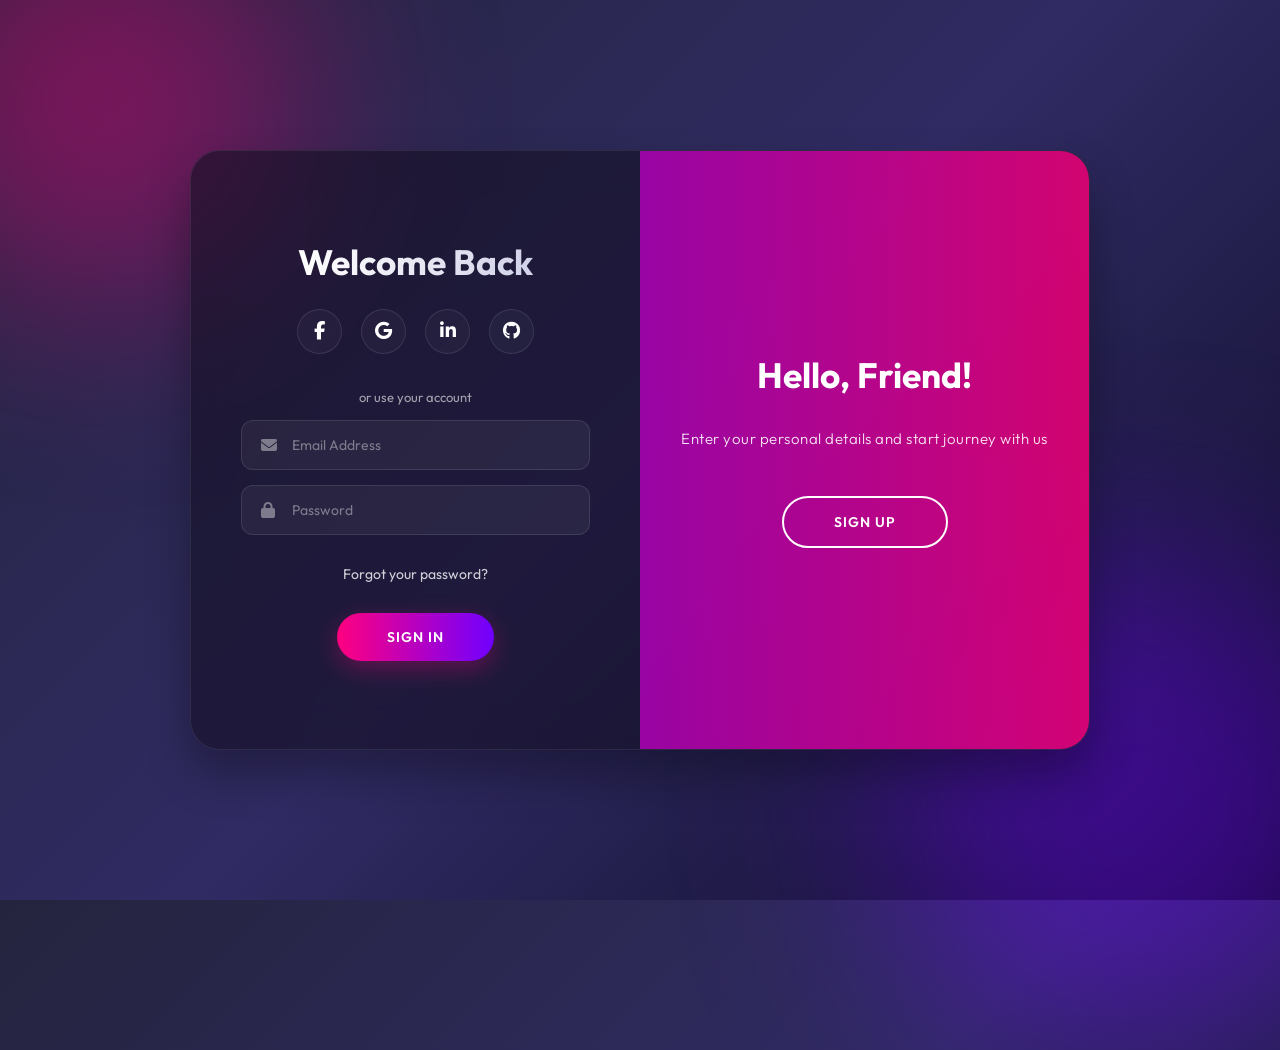
<file: Development/Projects/login-signup/index.html>
<!DOCTYPE html>
<html lang="en">
<head>
    <meta charset="UTF-8">
    <meta name="viewport" content="width=device-width, initial-scale=1.0">
    <title>Modern Auth Experience</title>
    <meta name="description" content="A beautiful and responsive login and signup form with glassmorphism design.">
    <link href="https://fonts.googleapis.com/css2?family=Outfit:wght@300;400;500;600;700&display=swap" rel="stylesheet">
    <link rel="stylesheet" href="https://cdnjs.cloudflare.com/ajax/libs/font-awesome/6.4.0/css/all.min.css">
    <link rel="stylesheet" href="style.css">
</head>
<body>
    <div class="shape shape-1"></div>
    <div class="shape shape-2"></div>
    
    <div class="container" id="container">
        <!-- Sign Up Container -->
        <div class="form-container sign-up-container">
            <form action="#">
                <h1>Create Account</h1>
                <div class="social-container">
                    <a href="#" class="social"><i class="fab fa-facebook-f"></i></a>
                    <a href="#" class="social"><i class="fab fa-google"></i></a>
                    <a href="#" class="social"><i class="fab fa-linkedin-in"></i></a>
                    <a href="#" class="social"><i class="fab fa-github"></i></a>
                </div>
                <span>or use your email for registration</span>
                <div class="input-group">
                    <i class="fas fa-user"></i>
                    <input type="text" placeholder="Full Name" required />
                </div>
                <div class="input-group">
                    <i class="fas fa-envelope"></i>
                    <input type="email" placeholder="Email Address" required />
                </div>
                <div class="input-group">
                    <i class="fas fa-lock"></i>
                    <input type="password" placeholder="Password" required />
                </div>
                <button class="primary-btn">Sign Up</button>
                <div class="mobile-toggle">
                    <p>Already have an account? <a href="#" id="signInMobile">Sign In</a></p>
                </div>
            </form>
        </div>
        
        <!-- Sign In Container -->
        <div class="form-container sign-in-container">
            <form action="#">
                <h1>Welcome Back</h1>
                <div class="social-container">
                    <a href="#" class="social"><i class="fab fa-facebook-f"></i></a>
                    <a href="#" class="social"><i class="fab fa-google"></i></a>
                    <a href="#" class="social"><i class="fab fa-linkedin-in"></i></a>
                    <a href="#" class="social"><i class="fab fa-github"></i></a>
                </div>
                <span>or use your account</span>
                <div class="input-group">
                    <i class="fas fa-envelope"></i>
                    <input type="email" placeholder="Email Address" required />
                </div>
                <div class="input-group">
                    <i class="fas fa-lock"></i>
                    <input type="password" placeholder="Password" required />
                </div>
                <a href="#" class="forgot-password">Forgot your password?</a>
                <button class="primary-btn">Sign In</button>
                <div class="mobile-toggle">
                    <p>Don't have an account? <a href="#" id="signUpMobile">Sign Up</a></p>
                </div>
            </form>
        </div>
        
        <!-- Overlay Container -->
        <div class="overlay-container">
            <div class="overlay">
                <div class="overlay-panel overlay-left">
                    <h2>Welcome Back!</h2>
                    <p>To keep connected with us please login with your personal info</p>
                    <button class="ghost-btn" id="signIn">Sign In</button>
                </div>
                <div class="overlay-panel overlay-right">
                    <h2>Hello, Friend!</h2>
                    <p>Enter your personal details and start journey with us</p>
                    <button class="ghost-btn" id="signUp">Sign Up</button>
                </div>
            </div>
        </div>
    </div>
    
    <script src="script.js"></script>
</body>
</html>
</file>
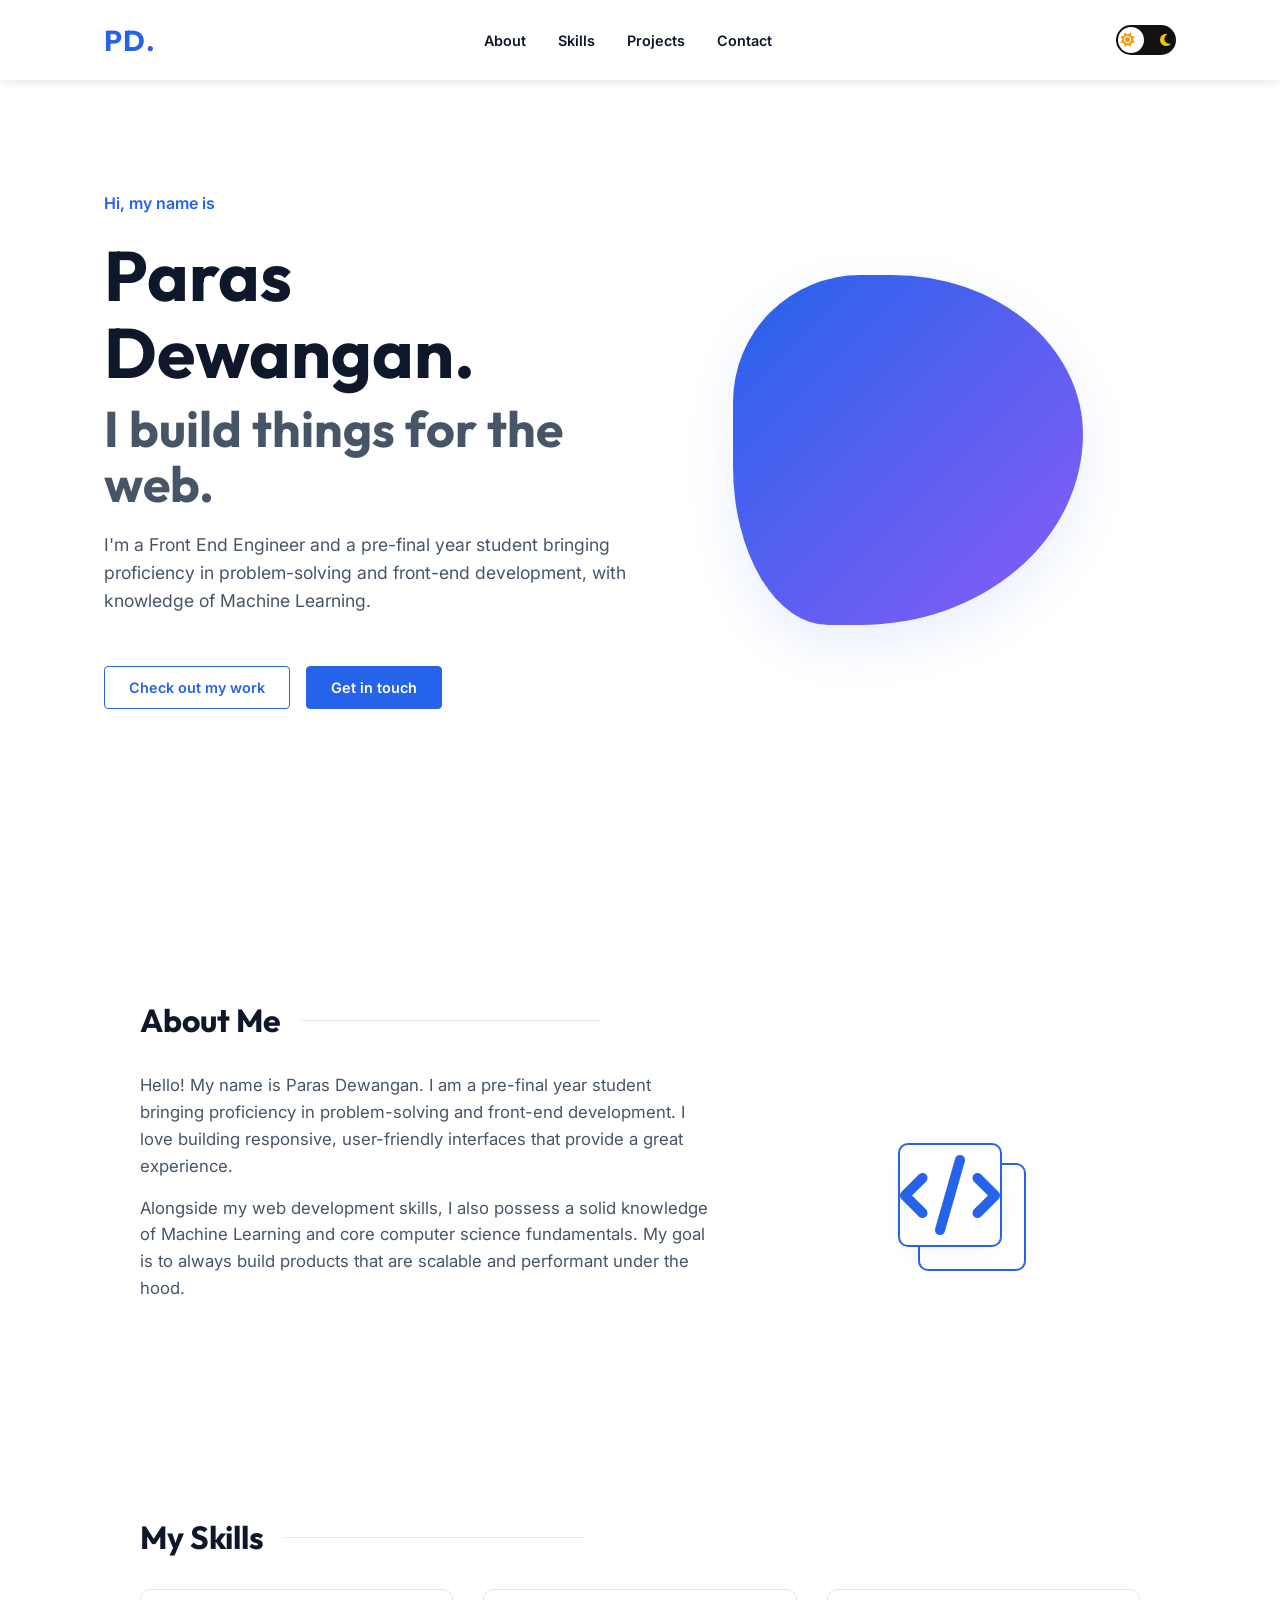
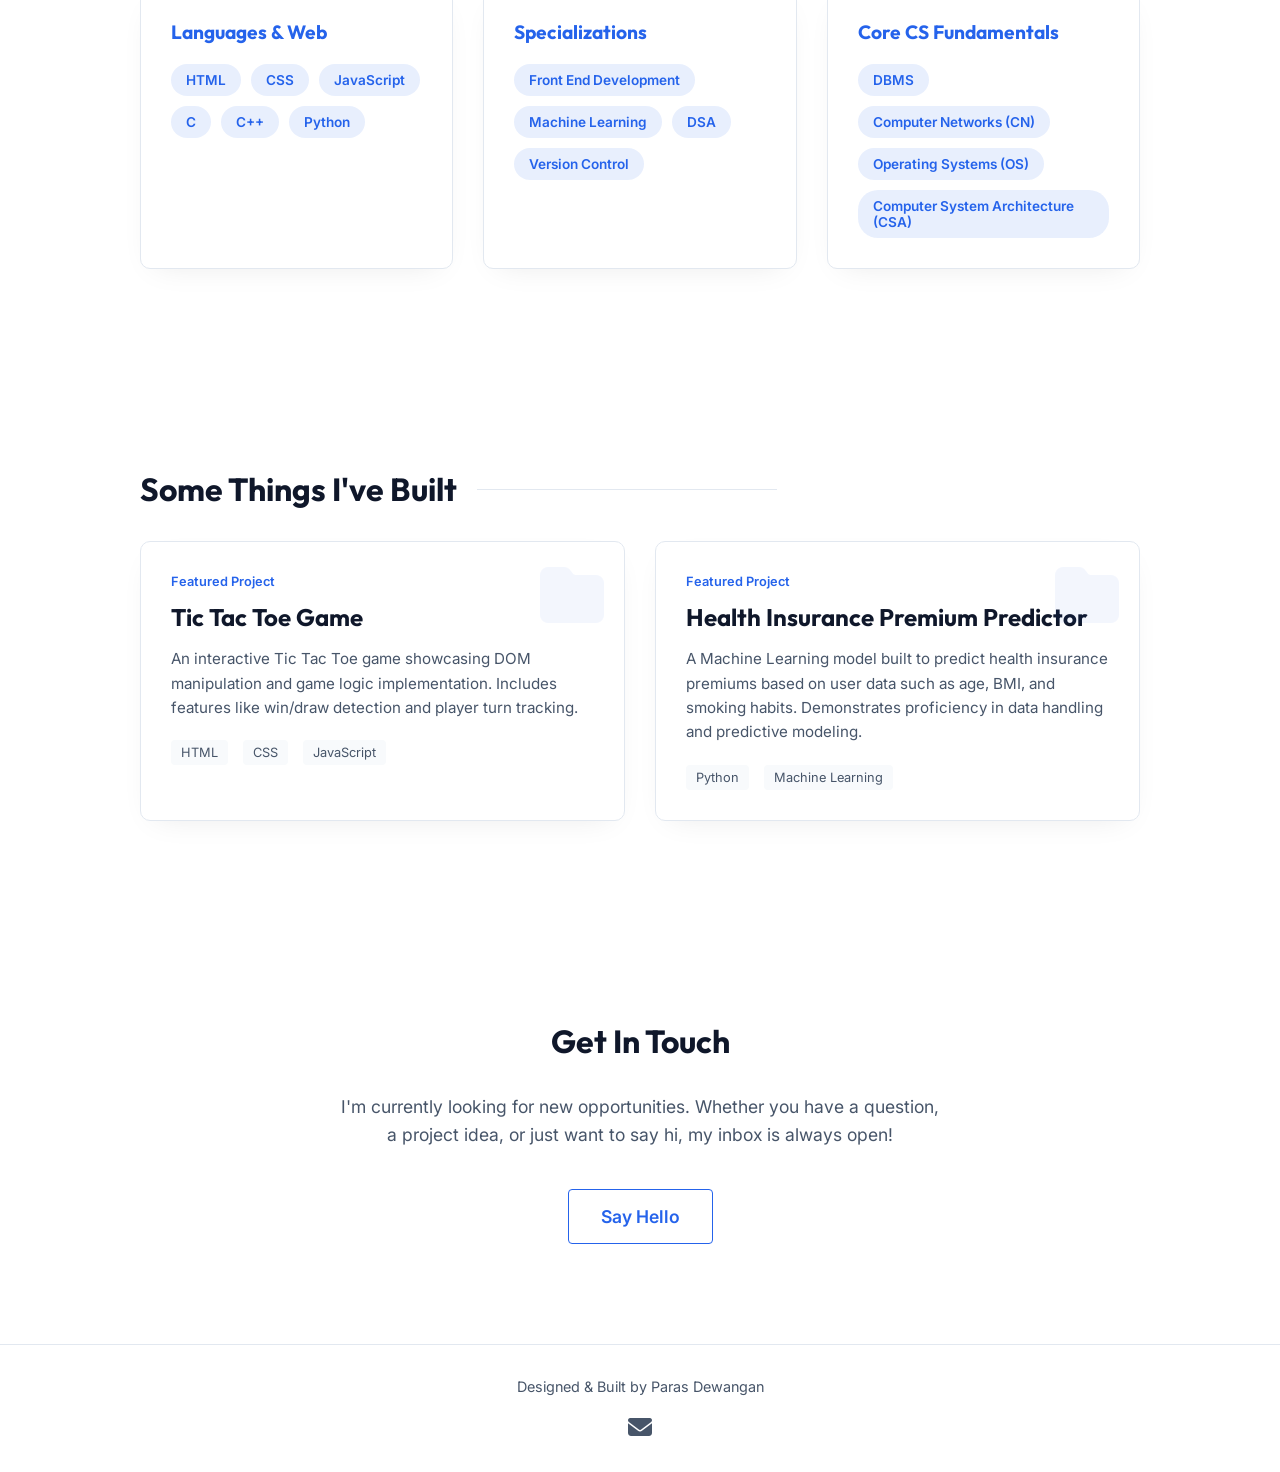
<file: Development/Projects/portfolio/index.html>
<!DOCTYPE html>
<html lang="en">
<head>
    <meta charset="UTF-8">
    <meta name="viewport" content="width=device-width, initial-scale=1.0">
    <meta name="description" content="Paras Dewangan - Front End Engineer Portfolio">
    <title>Paras Dewangan | Front End Engineer</title>
    <link rel="stylesheet" href="style.css">
    <link href="https://fonts.googleapis.com/css2?family=Inter:wght@300;400;600;700&family=Outfit:wght@400;700&display=swap" rel="stylesheet">
    <!-- Using FontAwesome for icons -->
    <link rel="stylesheet" href="https://cdnjs.cloudflare.com/ajax/libs/font-awesome/6.4.0/css/all.min.css">
</head>
<body>
    <!-- CSS-only theme toggle using a hidden checkbox -->
    <input type="checkbox" id="theme-toggle" class="theme-checkbox" hidden>
    
    <div class="page-wrapper">
        <!-- Navigation -->
        <nav class="navbar">
            <div class="nav-content">
                <div class="logo">PD.</div>
                
                <!-- CSS-only mobile menu toggle -->
                <input type="checkbox" id="menu-toggle" hidden>
                <label for="menu-toggle" class="menu-icon"><i class="fas fa-bars"></i></label>
                
                <ul class="nav-links">
                    <li><a href="#about">About</a></li>
                    <li><a href="#skills">Skills</a></li>
                    <li><a href="#projects">Projects</a></li>
                    <li><a href="#contact">Contact</a></li>
                </ul>
                <label for="theme-toggle" class="theme-label" title="Toggle Light/Dark Mode">
                    <i class="fas fa-sun"></i>
                    <i class="fas fa-moon"></i>
                    <span class="slider"></span>
                </label>
            </div>
        </nav>

        <!-- Hero Section -->
        <header class="hero" id="home">
            <div class="hero-content">
                <p class="greeting">Hi, my name is</p>
                <h1 class="name">Paras Dewangan.</h1>
                <h2 class="title">I build things for the web.</h2>
                <p class="description">
                    I'm a Front End Engineer and a pre-final year student bringing proficiency in problem-solving and front-end development, with knowledge of Machine Learning.
                </p>
                <div class="cta-buttons">
                    <a href="#projects" class="btn primary-btn">Check out my work</a>
                    <a href="#contact" class="btn secondary-btn">Get in touch</a>
                </div>
            </div>
            <div class="hero-graphics">
                <div class="blob"></div>
            </div>
        </header>

        <!-- About Section -->
        <section class="about section" id="about">
            <h2 class="section-title">About Me</h2>
            <div class="about-content">
                <div class="about-text">
                    <p>
                        Hello! My name is Paras Dewangan. I am a pre-final year student bringing proficiency in problem-solving and front-end development. I love building responsive, user-friendly interfaces that provide a great experience.
                    </p>
                    <p>
                        Alongside my web development skills, I also possess a solid knowledge of Machine Learning and core computer science fundamentals. My goal is to always build products that are scalable and performant under the hood.
                    </p>
                </div>
                <div class="about-image">
                    <div class="image-placeholder">
                        <i class="fas fa-code"></i>
                    </div>
                </div>
            </div>
        </section>

        <!-- Skills Section -->
        <section class="skills section" id="skills">
            <h2 class="section-title">My Skills</h2>
            <div class="skills-container">
                <div class="skill-category">
                    <h3>Languages & Web</h3>
                    <div class="skill-tags">
                        <span>HTML</span>
                        <span>CSS</span>
                        <span>JavaScript</span>
                        <span>C</span>
                        <span>C++</span>
                        <span>Python</span>
                    </div>
                </div>
                <div class="skill-category">
                    <h3>Specializations</h3>
                    <div class="skill-tags">
                        <span>Front End Development</span>
                        <span>Machine Learning</span>
                        <span>DSA</span>
                        <span>Version Control</span>
                    </div>
                </div>
                <div class="skill-category">
                    <h3>Core CS Fundamentals</h3>
                    <div class="skill-tags">
                        <span>DBMS</span>
                        <span>Computer Networks (CN)</span>
                        <span>Operating Systems (OS)</span>
                        <span>Computer System Architecture (CSA)</span>
                    </div>
                </div>
            </div>
        </section>

        <!-- Projects Section -->
        <section class="projects section" id="projects">
            <h2 class="section-title">Some Things I've Built</h2>
            <div class="projects-grid">
                <!-- Project 1 -->
                <div class="project-card">
                    <div class="project-content">
                        <p class="project-overline">Featured Project</p>
                        <h3 class="project-title">Tic Tac Toe Game</h3>
                        <div class="project-description">
                            <p>An interactive Tic Tac Toe game showcasing DOM manipulation and game logic implementation. Includes features like win/draw detection and player turn tracking.</p>
                        </div>
                        <ul class="project-tech-list">
                            <li>HTML</li>
                            <li>CSS</li>
                            <li>JavaScript</li>
                        </ul>
                    </div>
                </div>
                <!-- Project 2 -->
                <div class="project-card">
                    <div class="project-content">
                        <p class="project-overline">Featured Project</p>
                        <h3 class="project-title">Health Insurance Premium Predictor</h3>
                        <div class="project-description">
                            <p>A Machine Learning model built to predict health insurance premiums based on user data such as age, BMI, and smoking habits. Demonstrates proficiency in data handling and predictive modeling.</p>
                        </div>
                        <ul class="project-tech-list">
                            <li>Python</li>
                            <li>Machine Learning</li>
                        </ul>
                    </div>
                </div>
            </div>
        </section>

        <!-- Contact Section -->
        <section class="contact section" id="contact">
            <h2 class="section-title">Get In Touch</h2>
            <p class="contact-text">
                I'm currently looking for new opportunities. Whether you have a question, a project idea, or just want to say hi, my inbox is always open!
            </p>
            <a href="mailto:parasdewangan101@gmail.com" class="btn primary-btn contact-btn">Say Hello</a>
        </section>

        <!-- Footer -->
        <footer>
            <p>Designed & Built by Paras Dewangan</p>
            <div class="social-links">
                <a href="mailto:parasdewangan101@gmail.com" aria-label="Email"><i class="fas fa-envelope"></i></a>
            </div>
        </footer>
    </div>
</body>
</html>
</file>
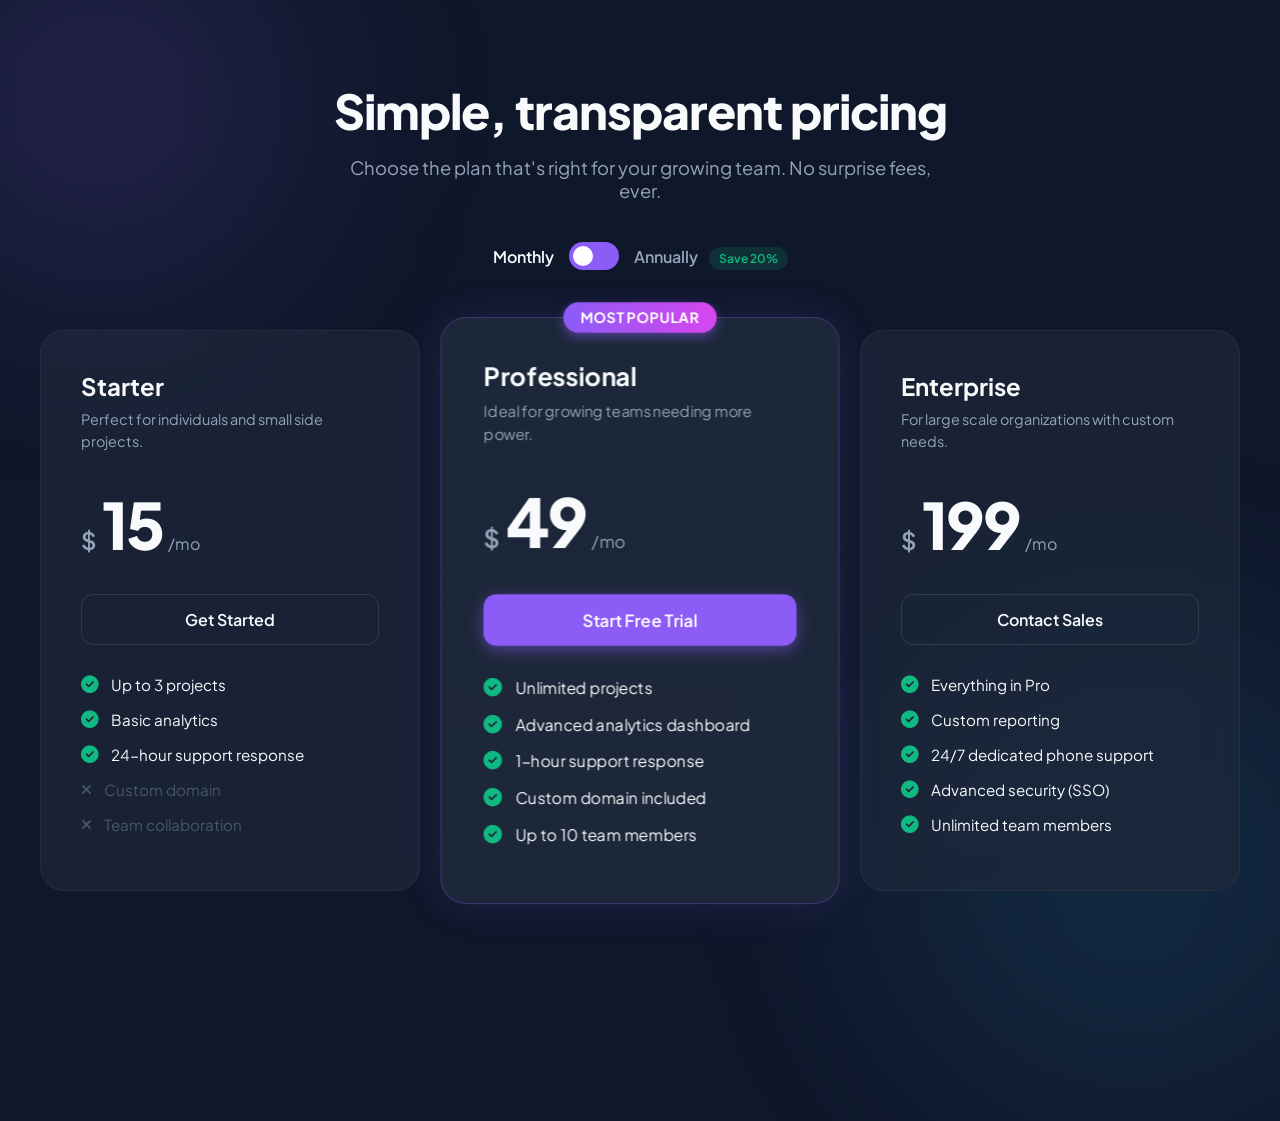
<file: Development/Projects/pricing-section-example/index.html>
<!DOCTYPE html>
<html lang="en">
<head>
    <meta charset="UTF-8">
    <meta name="viewport" content="width=device-width, initial-scale=1.0">
    <title>Modern Pricing Section</title>
    <link href="https://fonts.googleapis.com/css2?family=Plus+Jakarta+Sans:wght@400;500;600;700;800&display=swap" rel="stylesheet">
    <link rel="stylesheet" href="https://cdnjs.cloudflare.com/ajax/libs/font-awesome/6.4.0/css/all.min.css">
    <link rel="stylesheet" href="style.css">
</head>
<body>

    <section class="pricing-section">
        <div class="background-glow glow-1"></div>
        <div class="background-glow glow-2"></div>
        
        <div class="container">
            <div class="pricing-header">
                <h2>Simple, transparent pricing</h2>
                <p>Choose the plan that's right for your growing team. No surprise fees, ever.</p>
                
                <div class="billing-toggle">
                    <span class="active">Monthly</span>
                    <label class="switch">
                        <input type="checkbox" id="billingToggle">
                        <span class="slider round"></span>
                    </label>
                    <span>Annually <span class="discount-badge">Save 20%</span></span>
                </div>
            </div>

            <div class="pricing-cards">
                
                <!-- Basic Plan -->
                <div class="pricing-card">
                    <div class="card-header">
                        <h3>Starter</h3>
                        <p>Perfect for individuals and small side projects.</p>
                    </div>
                    <div class="card-price">
                        <span class="currency">$</span>
                        <span class="amount" data-monthly="15" data-annual="12">15</span>
                        <span class="period">/mo</span>
                    </div>
                    <button class="btn btn-outline">Get Started</button>
                    <div class="features">
                        <ul>
                            <li><i class="fas fa-check-circle"></i> Up to 3 projects</li>
                            <li><i class="fas fa-check-circle"></i> Basic analytics</li>
                            <li><i class="fas fa-check-circle"></i> 24-hour support response</li>
                            <li class="disabled"><i class="fas fa-times"></i> Custom domain</li>
                            <li class="disabled"><i class="fas fa-times"></i> Team collaboration</li>
                        </ul>
                    </div>
                </div>

                <!-- Pro Plan (Highlighted) -->
                <div class="pricing-card popular">
                    <div class="popular-badge">Most Popular</div>
                    <div class="card-header">
                        <h3>Professional</h3>
                        <p>Ideal for growing teams needing more power.</p>
                    </div>
                    <div class="card-price">
                        <span class="currency">$</span>
                        <span class="amount" data-monthly="49" data-annual="39">49</span>
                        <span class="period">/mo</span>
                    </div>
                    <button class="btn btn-primary">Start Free Trial</button>
                    <div class="features">
                        <ul>
                            <li><i class="fas fa-check-circle"></i> Unlimited projects</li>
                            <li><i class="fas fa-check-circle"></i> Advanced analytics dashboard</li>
                            <li><i class="fas fa-check-circle"></i> 1-hour support response</li>
                            <li><i class="fas fa-check-circle"></i> Custom domain included</li>
                            <li><i class="fas fa-check-circle"></i> Up to 10 team members</li>
                        </ul>
                    </div>
                </div>

                <!-- Enterprise Plan -->
                <div class="pricing-card">
                    <div class="card-header">
                        <h3>Enterprise</h3>
                        <p>For large scale organizations with custom needs.</p>
                    </div>
                    <div class="card-price">
                        <span class="currency">$</span>
                        <span class="amount" data-monthly="199" data-annual="159">199</span>
                        <span class="period">/mo</span>
                    </div>
                    <button class="btn btn-outline">Contact Sales</button>
                    <div class="features">
                        <ul>
                            <li><i class="fas fa-check-circle"></i> Everything in Pro</li>
                            <li><i class="fas fa-check-circle"></i> Custom reporting</li>
                            <li><i class="fas fa-check-circle"></i> 24/7 dedicated phone support</li>
                            <li><i class="fas fa-check-circle"></i> Advanced security (SSO)</li>
                            <li><i class="fas fa-check-circle"></i> Unlimited team members</li>
                        </ul>
                    </div>
                </div>

            </div>
        </div>
    </section>

    <script>
        // Simple script to handle monthly/annual toggle
        const toggle = document.getElementById('billingToggle');
        const amounts = document.querySelectorAll('.amount');
        const labels = document.querySelectorAll('.billing-toggle > span:not(.discount-badge)');

        toggle.addEventListener('change', (e) => {
            const isAnnual = e.target.checked;
            
            // Update toggle active states
            labels[0].classList.toggle('active', !isAnnual);
            labels[1].classList.toggle('active', isAnnual);

            // Update prices with slight animation
            amounts.forEach(amount => {
                amount.style.opacity = '0';
                setTimeout(() => {
                    if (isAnnual) {
                        amount.innerText = amount.getAttribute('data-annual');
                    } else {
                        amount.innerText = amount.getAttribute('data-monthly');
                    }
                    amount.style.opacity = '1';
                }, 200);
            });
        });
    </script>
</body>
</html>
</file>
<file: Development/Projects/login-signup/style.css>
* {
    box-sizing: border-box;
    margin: 0;
    padding: 0;
}

body {
    font-family: 'Outfit', sans-serif;
    display: flex;
    justify-content: center;
    align-items: center;
    min-height: 100vh;
    overflow: hidden;
    background: #0f0c29;
    background: linear-gradient(135deg, #24243e, #302b63, #0f0c29);
    color: #fff;
    padding: 20px;
}

/* Floating Shapes in Background */
.shape {
    position: absolute;
    filter: blur(100px);
    z-index: -1;
    border-radius: 50%;
    animation: float 10s infinite ease-in-out alternate;
}

.shape-1 {
    width: 400px;
    height: 400px;
    background: rgba(255, 0, 127, 0.4);
    top: -100px;
    left: -100px;
}

.shape-2 {
    width: 500px;
    height: 500px;
    background: rgba(112, 0, 255, 0.4);
    bottom: -150px;
    right: -100px;
    animation-delay: -5s;
}

@keyframes float {
    0% { transform: translate(0, 0) scale(1); }
    100% { transform: translate(50px, 50px) scale(1.1); }
}

/* Typography */
h1 {
    font-weight: 700;
    margin-bottom: 5px;
    font-size: 2.2rem;
    background: linear-gradient(to right, #fff, #d1d1e9);
    -webkit-background-clip: text;
    -webkit-text-fill-color: transparent;
}

h2 {
    font-size: 2.2rem;
    font-weight: 700;
    margin-bottom: 15px;
}

p {
    font-size: 15px;
    font-weight: 300;
    line-height: 24px;
    letter-spacing: 0.5px;
    margin: 15px 0 30px;
    color: rgba(255, 255, 255, 0.9);
}

span {
    font-size: 13px;
    color: rgba(255, 255, 255, 0.6);
    margin: 15px 0;
}

a {
    color: rgba(255, 255, 255, 0.8);
    font-size: 14px;
    text-decoration: none;
    margin: 15px 0;
    transition: 0.3s;
}

a:hover {
    color: #ff007f;
}

/* Glassmorphism Container */
.container {
    background: rgba(20, 15, 35, 0.6);
    border-radius: 30px;
    box-shadow: 0 25px 45px rgba(0, 0, 0, 0.3);
    border: 1px solid rgba(255, 255, 255, 0.08);
    backdrop-filter: blur(20px);
    -webkit-backdrop-filter: blur(20px);
    position: relative;
    overflow: hidden;
    width: 900px;
    max-width: 100%;
    min-height: 600px;
}

.form-container {
    position: absolute;
    top: 0;
    height: 100%;
    transition: all 0.6s cubic-bezier(0.68, -0.55, 0.265, 1.55);
}

form {
    background: transparent;
    display: flex;
    flex-direction: column;
    padding: 0 50px;
    height: 100%;
    justify-content: center;
    align-items: center;
    text-align: center;
}

/* Social Buttons */
.social-container {
    margin: 20px 0;
}

.social-container a {
    border: 1px solid rgba(255, 255, 255, 0.1);
    border-radius: 50%;
    display: inline-flex;
    justify-content: center;
    align-items: center;
    margin: 0 8px;
    height: 45px;
    width: 45px;
    color: #fff;
    background: rgba(255, 255, 255, 0.03);
    font-size: 18px;
    transition: all 0.3s cubic-bezier(0.175, 0.885, 0.32, 1.275);
}

.social-container a:hover {
    background: #ff007f;
    border-color: #ff007f;
    transform: translateY(-5px) scale(1.1);
    box-shadow: 0 10px 20px rgba(255, 0, 127, 0.4);
    color: #fff;
}

/* Form Inputs */
.input-group {
    position: relative;
    width: 100%;
    margin-bottom: 15px;
}

.input-group i {
    position: absolute;
    top: 50%;
    left: 20px;
    transform: translateY(-50%);
    color: rgba(255, 255, 255, 0.4);
    transition: 0.3s;
}

input {
    background: rgba(255, 255, 255, 0.05);
    border: 1px solid rgba(255, 255, 255, 0.1);
    padding: 15px 15px 15px 50px;
    width: 100%;
    border-radius: 12px;
    outline: none;
    color: #fff;
    font-family: inherit;
    font-size: 14px;
    transition: all 0.3s ease;
}

input::placeholder {
    color: rgba(255, 255, 255, 0.4);
}

input:focus {
    background: rgba(255, 255, 255, 0.08);
    border-color: #ff007f;
    box-shadow: 0 0 15px rgba(255, 0, 127, 0.15);
}

input:focus + i, .input-group:focus-within i {
    color: #ff007f;
}

/* Buttons */
button {
    border-radius: 30px;
    border: none;
    color: #fff;
    font-size: 14px;
    font-weight: 600;
    padding: 15px 50px;
    letter-spacing: 1px;
    text-transform: uppercase;
    transition: all 0.3s cubic-bezier(0.175, 0.885, 0.32, 1.275);
    cursor: pointer;
    font-family: inherit;
    position: relative;
    overflow: hidden;
}

.primary-btn {
    background: linear-gradient(90deg, #ff007f, #7000ff);
    margin-top: 15px;
    box-shadow: 0 8px 25px rgba(255, 0, 127, 0.3);
    z-index: 1;
}

.primary-btn::before {
    content: '';
    position: absolute;
    top: 0;
    left: 0;
    width: 100%;
    height: 100%;
    background: linear-gradient(90deg, #7000ff, #ff007f);
    opacity: 0;
    z-index: -1;
    transition: opacity 0.5s;
}

.primary-btn:hover::before {
    opacity: 1;
}

.primary-btn:hover {
    transform: translateY(-3px);
    box-shadow: 0 12px 30px rgba(255, 0, 127, 0.5);
}

.primary-btn:active {
    transform: scale(0.95);
}

.ghost-btn {
    background: transparent;
    border: 2px solid #fff;
    margin-top: 15px;
}

.ghost-btn:hover {
    background: #fff;
    color: #0f0c29;
    transform: scale(1.05);
}

/* Form Animations & Positioning */
.sign-in-container {
    left: 0;
    width: 50%;
    z-index: 2;
}

.sign-up-container {
    left: 0;
    width: 50%;
    opacity: 0;
    z-index: 1;
}

.container.right-panel-active .sign-in-container {
    transform: translateX(100%);
    opacity: 0;
}

.container.right-panel-active .sign-up-container {
    transform: translateX(100%);
    opacity: 1;
    z-index: 5;
    animation: show 0.6s cubic-bezier(0.68, -0.55, 0.265, 1.55);
}

@keyframes show {
    0%, 49.99% {
        opacity: 0;
        z-index: 1;
    }
    50%, 100% {
        opacity: 1;
        z-index: 5;
    }
}

/* Overlay Styling */
.overlay-container {
    position: absolute;
    top: 0;
    left: 50%;
    width: 50%;
    height: 100%;
    overflow: hidden;
    transition: transform 0.6s cubic-bezier(0.68, -0.55, 0.265, 1.55);
    z-index: 100;
}

.container.right-panel-active .overlay-container {
    transform: translateX(-100%);
}

.overlay {
    background: linear-gradient(to right, rgba(112, 0, 255, 0.8), rgba(255, 0, 127, 0.8)), url('https://images.unsplash.com/photo-1550684848-fac1c5b4e853?q=80&w=2070&auto=format&fit=crop');
    background-size: cover;
    background-position: center;
    color: #fff;
    position: relative;
    left: -100%;
    height: 100%;
    width: 200%;
    transform: translateX(0);
    transition: transform 0.6s cubic-bezier(0.68, -0.55, 0.265, 1.55);
}

.container.right-panel-active .overlay {
    transform: translateX(50%);
}

.overlay-panel {
    position: absolute;
    display: flex;
    align-items: center;
    justify-content: center;
    flex-direction: column;
    padding: 0 40px;
    text-align: center;
    top: 0;
    height: 100%;
    width: 50%;
    transform: translateX(0);
    transition: transform 0.6s cubic-bezier(0.68, -0.55, 0.265, 1.55);
}

.overlay-left {
    transform: translateX(-20%);
}

.container.right-panel-active .overlay-left {
    transform: translateX(0);
}

.overlay-right {
    right: 0;
    transform: translateX(0);
}

.container.right-panel-active .overlay-right {
    transform: translateX(20%);
}

.mobile-toggle {
    display: none;
    margin-top: 20px;
}

.mobile-toggle a {
    color: #ff007f;
    font-weight: 600;
}

/* Responsive Design */
@media (max-width: 768px) {
    .container {
        min-height: 500px;
        border-radius: 20px;
    }
    
    form {
        padding: 0 30px;
    }

    .overlay-container {
        display: none;
    }

    .sign-in-container, .sign-up-container {
        width: 100%;
        left: 0;
        transition: opacity 0.4s ease;
    }

    .sign-up-container {
        pointer-events: none;
    }

    .container.right-panel-active .sign-in-container {
        opacity: 0;
        pointer-events: none;
        transform: translateX(0);
    }

    .container.right-panel-active .sign-up-container {
        opacity: 1;
        pointer-events: auto;
        transform: translateX(0);
        animation: none;
    }

    .mobile-toggle {
        display: block;
    }
}
</file>
<file: Development/Projects/portfolio/style.css>
/* Custom Properties / Variables */
:root {
    /* Light Theme (Default) */
    --bg-primary: #ffffff;
    --bg-secondary: #f8fafc;
    --text-primary: #0f172a;
    --text-secondary: #475569;
    --accent: #2563eb;
    --accent-hover: #1d4ed8;
    --accent-transparent: rgba(37, 99, 235, 0.1);
    --card-bg: #ffffff;
    --card-shadow: 0 10px 30px -15px rgba(0, 0, 0, 0.1);
    --border-color: #e2e8f0;
    
    /* Global Variables */
    --font-main: 'Inter', sans-serif;
    --font-heading: 'Outfit', sans-serif;
    --transition-speed: 0.3s;
    --nav-height: 80px;
}

/* Dark Theme Variables (Activated via hidden checkbox) */
#theme-toggle:checked ~ .page-wrapper {
    --bg-primary: #0a192f;
    --bg-secondary: #112240;
    --text-primary: #ccd6f6;
    --text-secondary: #8892b0;
    --accent: #64ffda;
    --accent-hover: #52e0c4;
    --accent-transparent: rgba(100, 255, 218, 0.1);
    --card-bg: #112240;
    --card-shadow: 0 10px 30px -15px rgba(2, 12, 27, 0.7);
    --border-color: #233554;
}

/* Reset & Base Styles */
* {
    margin: 0;
    padding: 0;
    box-sizing: border-box;
}

html {
    scroll-behavior: smooth;
}

body {
    font-family: var(--font-main);
    background-color: var(--bg-primary); /* Initial state */
    overflow-x: hidden;
}

.page-wrapper {
    background-color: var(--bg-primary);
    color: var(--text-primary);
    transition: background-color var(--transition-speed) ease, color var(--transition-speed) ease;
    min-height: 100vh;
}

/* Typography */
h1, h2, h3, h4, h5, h6 {
    color: var(--text-primary);
    font-family: var(--font-heading);
    font-weight: 700;
}

p {
    line-height: 1.6;
    color: var(--text-secondary);
}

a {
    text-decoration: none;
    color: var(--accent);
    transition: color var(--transition-speed) ease;
}

/* Utility Classes */
.section {
    padding: 100px 0;
    max-width: 1000px;
    margin: 0 auto;
    width: 90%;
}

.section-title {
    font-size: 2rem;
    margin-bottom: 2rem;
    position: relative;
    display: flex;
    align-items: center;
}

.section-title::after {
    content: "";
    display: block;
    height: 1px;
    flex-grow: 1;
    max-width: 300px;
    background-color: var(--border-color);
    margin-left: 20px;
    transition: background-color var(--transition-speed) ease;
}

/* Buttons */
.btn {
    display: inline-block;
    padding: 0.75rem 1.5rem;
    border-radius: 4px;
    font-weight: 600;
    text-align: center;
    cursor: pointer;
    transition: all var(--transition-speed) ease;
    font-size: 0.9rem;
    font-family: var(--font-main);
}

.primary-btn {
    background-color: transparent;
    color: var(--accent);
    border: 1px solid var(--accent);
}

.primary-btn:hover {
    background-color: var(--accent-transparent);
    transform: translateY(-2px);
}

.secondary-btn {
    background-color: var(--accent);
    color: var(--bg-primary);
    border: 1px solid var(--accent);
}

.secondary-btn:hover {
    background-color: var(--accent-hover);
    transform: translateY(-2px);
}

/* Navigation */
.navbar {
    position: fixed;
    top: 0;
    width: 100%;
    height: var(--nav-height);
    z-index: 100;
    transition: all var(--transition-speed) ease;
    box-shadow: 0 2px 10px rgba(0,0,0,0.1);
}

/* Backdrop blur with solid fallback */
.page-wrapper .navbar {
    background-color: var(--bg-primary);
}

@supports (backdrop-filter: blur(10px)) {
    .page-wrapper .navbar {
        background-color: transparent;
        backdrop-filter: blur(10px);
    }
}

.nav-content {
    max-width: 1200px;
    margin: 0 auto;
    padding: 0 5%;
    height: 100%;
    display: flex;
    justify-content: space-between;
    align-items: center;
}

.logo {
    font-size: 1.8rem;
    font-weight: 700;
    font-family: var(--font-heading);
    color: var(--accent);
    letter-spacing: 1px;
}

.nav-links {
    display: flex;
    list-style: none;
    gap: 2rem;
    align-items: center;
}

.nav-links li a {
    color: var(--text-primary);
    font-size: 0.9rem;
    font-weight: 600;
    position: relative;
}

.nav-links li a::after {
    content: '';
    position: absolute;
    width: 0;
    height: 2px;
    bottom: -5px;
    left: 0;
    background-color: var(--accent);
    transition: width var(--transition-speed) ease;
}

.nav-links li a:hover::after {
    width: 100%;
}

.nav-links li a:hover {
    color: var(--accent);
}

.menu-icon {
    display: none;
    font-size: 1.5rem;
    cursor: pointer;
    color: var(--text-primary);
}

/* Theme Toggle Slider */
.theme-label {
    position: relative;
    display: flex;
    align-items: center;
    justify-content: space-between;
    width: 60px;
    height: 30px;
    background-color: #111;
    border-radius: 30px;
    padding: 5px;
    cursor: pointer;
    margin-left: 1rem;
}

.theme-label .fa-moon {
    color: #f1c40f;
    font-size: 14px;
    z-index: 1;
}

.theme-label .fa-sun {
    color: #f39c12;
    font-size: 14px;
    z-index: 1;
}

.theme-label .slider {
    position: absolute;
    top: 2px;
    left: 2px;
    width: 26px;
    height: 26px;
    background-color: #fff;
    border-radius: 50%;
    transition: transform 0.3s ease;
    z-index: 0;
}

#theme-toggle:checked ~ .page-wrapper .theme-label .slider {
    transform: translateX(30px);
}

#theme-toggle:checked ~ .page-wrapper .theme-label {
    background-color: #555;
}

/* Hero Section */
.hero {
    min-height: 100vh;
    display: flex;
    align-items: center;
    justify-content: space-between;
    padding: 0 5%;
    max-width: 1200px;
    margin: 0 auto;
}

.hero-content {
    flex: 1;
    max-width: 600px;
    animation: slideUp 1s ease forwards;
}

.greeting {
    color: var(--accent);
    font-size: 1rem;
    margin-bottom: 20px;
    font-weight: 600;
    font-family: var(--font-main);
}

.name {
    font-size: clamp(40px, 8vw, 70px);
    margin-bottom: 10px;
    line-height: 1.1;
}

.title {
    font-size: clamp(30px, 6vw, 50px);
    color: var(--text-secondary);
    margin-bottom: 20px;
    line-height: 1.1;
}

.description {
    max-width: 540px;
    margin-bottom: 50px;
    font-size: 1.1rem;
}

.cta-buttons {
    display: flex;
    gap: 1rem;
}

.hero-graphics {
    flex: 1;
    display: none;
    justify-content: center;
    align-items: center;
}

@media (min-width: 900px) {
    .hero-graphics {
        display: flex;
    }
}

.blob {
    width: 350px;
    height: 350px;
    background: linear-gradient(135deg, var(--accent) 0%, #8b5cf6 100%);
    border-radius: 40% 60% 70% 30% / 40% 50% 60% 50%;
    animation: morph 8s ease-in-out infinite;
    box-shadow: 0 20px 50px var(--accent-transparent);
}

@keyframes morph {
    0%, 100% { border-radius: 40% 60% 70% 30% / 40% 50% 60% 50%; }
    34% { border-radius: 70% 30% 50% 50% / 30% 30% 70% 70%; }
    67% { border-radius: 100% 60% 60% 100% / 100% 100% 60% 60%; }
}

@keyframes slideUp {
    from { opacity: 0; transform: translateY(20px); }
    to { opacity: 1; transform: translateY(0); }
}

/* About Section */
.about-content {
    display: grid;
    grid-template-columns: 3fr 2fr;
    gap: 50px;
    align-items: center;
}

.about-text p {
    margin-bottom: 15px;
    font-size: 1.05rem;
}

.about-image {
    position: relative;
    max-width: 300px;
    margin: 0 auto;
}

.image-placeholder {
    width: 100%;
    aspect-ratio: 1;
    background-color: var(--card-bg);
    border: 2px solid var(--accent);
    border-radius: 10px;
    display: flex;
    justify-content: center;
    align-items: center;
    font-size: 5rem;
    color: var(--accent);
    position: relative;
    transition: all var(--transition-speed) ease;
    z-index: 1;
    box-shadow: var(--card-shadow);
}

.about-image::after {
    content: '';
    position: absolute;
    top: 20px;
    left: 20px;
    width: 100%;
    height: 100%;
    border: 2px solid var(--accent);
    border-radius: 10px;
    z-index: 0;
    transition: all var(--transition-speed) ease;
}

.about-image:hover .image-placeholder {
    transform: translate(5px, 5px);
}
.about-image:hover::after {
    transform: translate(-5px, -5px);
}

@media (max-width: 768px) {
    .about-content {
        grid-template-columns: 1fr;
    }
}

/* Skills Section */
.skills-container {
    display: grid;
    grid-template-columns: repeat(auto-fit, minmax(250px, 1fr));
    gap: 30px;
}

.skill-category {
    background-color: var(--card-bg);
    padding: 30px;
    border-radius: 10px;
    box-shadow: var(--card-shadow);
    transition: transform var(--transition-speed) ease, background-color var(--transition-speed) ease;
    border: 1px solid var(--border-color);
}

.skill-category:hover {
    transform: translateY(-5px);
}

.skill-category h3 {
    margin-bottom: 20px;
    color: var(--accent);
    font-size: 1.2rem;
}

.skill-tags {
    display: flex;
    flex-wrap: wrap;
    gap: 10px;
}

.skill-tags span {
    background-color: var(--accent-transparent);
    color: var(--accent);
    padding: 8px 15px;
    border-radius: 20px;
    font-size: 0.85rem;
    font-weight: 600;
}

/* Projects Section */
.projects-grid {
    display: grid;
    grid-template-columns: repeat(auto-fit, minmax(300px, 1fr));
    gap: 30px;
}

.project-card {
    background-color: var(--card-bg);
    border-radius: 10px;
    padding: 30px;
    box-shadow: var(--card-shadow);
    transition: all var(--transition-speed) ease;
    border: 1px solid var(--border-color);
    position: relative;
    overflow: hidden;
    display: flex;
    flex-direction: column;
    height: 100%;
}

.project-card:hover {
    transform: translateY(-10px);
}

.project-card::before {
    content: "\f07b"; /* folder icon */
    font-family: "Font Awesome 6 Free";
    font-weight: 900;
    font-size: 4rem;
    color: var(--accent);
    opacity: 0.05;
    position: absolute;
    top: 20px;
    right: 20px;
    transition: opacity var(--transition-speed) ease;
}

.project-card:hover::before {
    opacity: 0.1;
}

.project-overline {
    color: var(--accent);
    font-size: 0.8rem;
    font-family: var(--font-main);
    font-weight: 600;
    margin-bottom: 10px;
}

.project-title {
    font-size: 1.5rem;
    margin-bottom: 15px;
}

.project-description {
    font-size: 0.95rem;
    margin-bottom: 20px;
    flex-grow: 1;
}

.project-tech-list {
    display: flex;
    flex-wrap: wrap;
    gap: 15px;
    list-style: none;
    font-size: 0.8rem;
    color: var(--text-secondary);
    font-family: var(--font-main);
    margin-top: auto;
}

.project-tech-list li {
    background: var(--bg-secondary);
    padding: 5px 10px;
    border-radius: 4px;
}

/* Contact Section */
.contact {
    text-align: center;
    max-width: 600px;
}

.contact .section-title {
    justify-content: center;
}

.contact .section-title::after {
    display: none;
}

.contact-text {
    margin-bottom: 40px;
    font-size: 1.1rem;
}

.contact-btn {
    padding: 1rem 2rem;
    font-size: 1.1rem;
}

/* Footer */
footer {
    text-align: center;
    padding: 30px;
    font-size: 0.9rem;
    color: var(--text-secondary);
    background-color: var(--bg-primary);
    border-top: 1px solid var(--border-color);
}

.social-links {
    margin-top: 15px;
}

.social-links a {
    font-size: 1.5rem;
    margin: 0 10px;
    color: var(--text-secondary);
    transition: color var(--transition-speed) ease, transform var(--transition-speed) ease;
    display: inline-block;
}

.social-links a:hover {
    color: var(--accent);
    transform: translateY(-3px);
}

/* Mobile Responsive Adjustments */
@media (max-width: 768px) {
    .menu-icon {
        display: block;
    }
    
    .nav-links {
        display: none; /* We use a CSS trick to show/hide */
        position: absolute;
        top: var(--nav-height);
        left: 0;
        width: 100%;
        background-color: var(--bg-primary);
        flex-direction: column;
        padding: 20px 0;
        box-shadow: 0 10px 10px rgba(0,0,0,0.1);
        border-top: 1px solid var(--border-color);
    }
    
    #menu-toggle:checked ~ .nav-links {
        display: flex;
    }
    
    .nav-links li {
        width: 100%;
        text-align: center;
        padding: 15px 0;
    }
    
    .theme-label {
        margin-left: 0;
        margin-right: 1rem;
    }
    
    .nav-content {
        justify-content: space-between;
    }
    
    .logo {
        flex-grow: 1;
    }

    .section-title::after {
        width: 100px;
        max-width: none;
    }
    
    .cta-buttons {
        flex-direction: column;
        align-items: stretch;
    }
    
    .btn {
        width: 100%;
    }
}
</file>
<file: Development/Projects/pricing-section-example/style.css>
:root {
    --bg-dark: #0f172a; /* Slate 900 */
    --card-bg: rgba(30, 41, 59, 0.7); /* Slate 800 with opacity */
    --text-primary: #f8fafc; /* Slate 50 */
    --text-secondary: #94a3b8; /* Slate 400 */
    --accent: #8b5cf6; /* Violet 500 */
    --accent-hover: #7c3aed; /* Violet 600 */
    --accent-glow: rgba(139, 92, 246, 0.5);
    
    --success: #10b981;
    --disabled: #475569;
    
    --font: 'Plus Jakarta Sans', sans-serif;
    --transition: all 0.3s ease;
}

* {
    margin: 0;
    padding: 0;
    box-sizing: border-box;
}

body {
    font-family: var(--font);
    background-color: var(--bg-dark);
    color: var(--text-primary);
    min-height: 100vh;
    display: flex;
    justify-content: center;
    align-items: center;
    overflow-x: hidden;
}

.pricing-section {
    width: 100%;
    padding: 80px 20px;
    position: relative;
}

/* Background Ambient Glows */
.background-glow {
    position: absolute;
    border-radius: 50%;
    filter: blur(100px);
    z-index: -1;
}

.glow-1 {
    width: 400px;
    height: 400px;
    background-color: rgba(139, 92, 246, 0.15); /* Violet */
    top: -100px;
    left: -100px;
}

.glow-2 {
    width: 500px;
    height: 500px;
    background-color: rgba(56, 189, 248, 0.1); /* Sky Blue */
    bottom: -150px;
    right: -100px;
}

.container {
    max-width: 1200px;
    margin: 0 auto;
}

/* Header Styles */
.pricing-header {
    text-align: center;
    margin-bottom: 60px;
}

.pricing-header h2 {
    font-size: 3rem;
    font-weight: 800;
    margin-bottom: 15px;
    letter-spacing: -1px;
}

.pricing-header p {
    font-size: 1.15rem;
    color: var(--text-secondary);
    max-width: 600px;
    margin: 0 auto 40px;
}

/* Toggle Switch */
.billing-toggle {
    display: flex;
    align-items: center;
    justify-content: center;
    gap: 15px;
    font-weight: 600;
    color: var(--text-secondary);
}

.billing-toggle span.active {
    color: var(--text-primary);
}

.discount-badge {
    background-color: rgba(16, 185, 129, 0.15);
    color: var(--success);
    padding: 4px 10px;
    border-radius: 20px;
    font-size: 0.75rem;
    margin-left: 8px;
}

.switch {
    position: relative;
    display: inline-block;
    width: 50px;
    height: 28px;
}

.switch input { 
    opacity: 0;
    width: 0;
    height: 0;
}

.slider {
    position: absolute;
    cursor: pointer;
    top: 0;
    left: 0;
    right: 0;
    bottom: 0;
    background-color: var(--accent);
    transition: .4s;
}

.slider:before {
    position: absolute;
    content: "";
    height: 20px;
    width: 20px;
    left: 4px;
    bottom: 4px;
    background-color: white;
    transition: .4s;
}

input:checked + .slider {
    background-color: var(--accent);
}

input:checked + .slider:before {
    transform: translateX(22px);
}

.slider.round {
    border-radius: 34px;
}

.slider.round:before {
    border-radius: 50%;
}

/* Cards Container */
.pricing-cards {
    display: flex;
    gap: 30px;
    justify-content: center;
    align-items: center;
}

/* Individual Card */
.pricing-card {
    flex: 1;
    background-color: var(--card-bg);
    border: 1px solid rgba(255, 255, 255, 0.05);
    border-radius: 24px;
    padding: 40px;
    backdrop-filter: blur(20px);
    -webkit-backdrop-filter: blur(20px);
    transition: var(--transition);
    position: relative;
}

.pricing-card:hover {
    transform: translateY(-5px);
    border-color: rgba(255, 255, 255, 0.1);
    box-shadow: 0 20px 40px rgba(0, 0, 0, 0.2);
}

/* Popular Card (Middle) */
.pricing-card.popular {
    transform: scale(1.05);
    background: linear-gradient(to bottom, rgba(30, 41, 59, 0.9), rgba(30, 41, 59, 0.95));
    border: 1px solid rgba(139, 92, 246, 0.3);
    box-shadow: 0 0 40px rgba(139, 92, 246, 0.15);
    z-index: 10;
}

.pricing-card.popular:hover {
    transform: scale(1.05) translateY(-5px);
    border-color: var(--accent);
    box-shadow: 0 10px 50px rgba(139, 92, 246, 0.25);
}

.popular-badge {
    position: absolute;
    top: -15px;
    left: 50%;
    transform: translateX(-50%);
    background: linear-gradient(90deg, var(--accent), #d946ef);
    color: white;
    padding: 6px 16px;
    border-radius: 20px;
    font-size: 0.85rem;
    font-weight: 700;
    letter-spacing: 0.5px;
    text-transform: uppercase;
    box-shadow: 0 4px 10px var(--accent-glow);
}

/* Card Content */
.card-header h3 {
    font-size: 1.5rem;
    font-weight: 700;
    margin-bottom: 8px;
}

.card-header p {
    color: var(--text-secondary);
    font-size: 0.9rem;
    line-height: 1.5;
    min-height: 45px;
}

.card-price {
    margin: 30px 0;
    display: flex;
    align-items: baseline;
}

.currency {
    font-size: 1.5rem;
    font-weight: 600;
    color: var(--text-secondary);
    margin-right: 5px;
}

.amount {
    font-size: 4rem;
    font-weight: 800;
    letter-spacing: -2px;
    transition: opacity 0.2s ease;
}

.period {
    font-size: 1rem;
    color: var(--text-secondary);
    margin-left: 5px;
}

/* Buttons */
.btn {
    width: 100%;
    padding: 14px 0;
    border-radius: 12px;
    font-family: var(--font);
    font-weight: 600;
    font-size: 1rem;
    cursor: pointer;
    transition: var(--transition);
    border: none;
    margin-bottom: 30px;
}

.btn-outline {
    background-color: transparent;
    border: 1px solid rgba(255, 255, 255, 0.1);
    color: var(--text-primary);
}

.btn-outline:hover {
    background-color: rgba(255, 255, 255, 0.05);
    border-color: rgba(255, 255, 255, 0.2);
}

.btn-primary {
    background-color: var(--accent);
    color: white;
    box-shadow: 0 4px 15px var(--accent-glow);
}

.btn-primary:hover {
    background-color: var(--accent-hover);
    box-shadow: 0 6px 20px var(--accent-glow);
}

/* Features List */
.features ul {
    list-style: none;
}

.features li {
    display: flex;
    align-items: center;
    gap: 12px;
    margin-bottom: 16px;
    font-size: 0.95rem;
    color: var(--text-primary);
}

.features li i.fa-check-circle {
    color: var(--success);
    font-size: 1.1rem;
}

.features li.disabled {
    color: var(--disabled);
}

.features li.disabled i {
    color: var(--disabled);
}

/* Responsive */
@media (max-width: 1024px) {
    .pricing-cards {
        flex-direction: column;
        align-items: stretch;
        max-width: 500px;
        margin: 0 auto;
    }
    
    .pricing-card.popular {
        transform: scale(1);
    }
    
    .pricing-card.popular:hover {
        transform: translateY(-5px);
    }
}

@media (max-width: 600px) {
    .pricing-header h2 {
        font-size: 2.2rem;
    }
    
    .billing-toggle {
        flex-direction: column;
        gap: 10px;
    }
    
    .discount-badge {
        display: inline-block;
        margin-top: 5px;
        margin-left: 0;
    }
}
</file>
